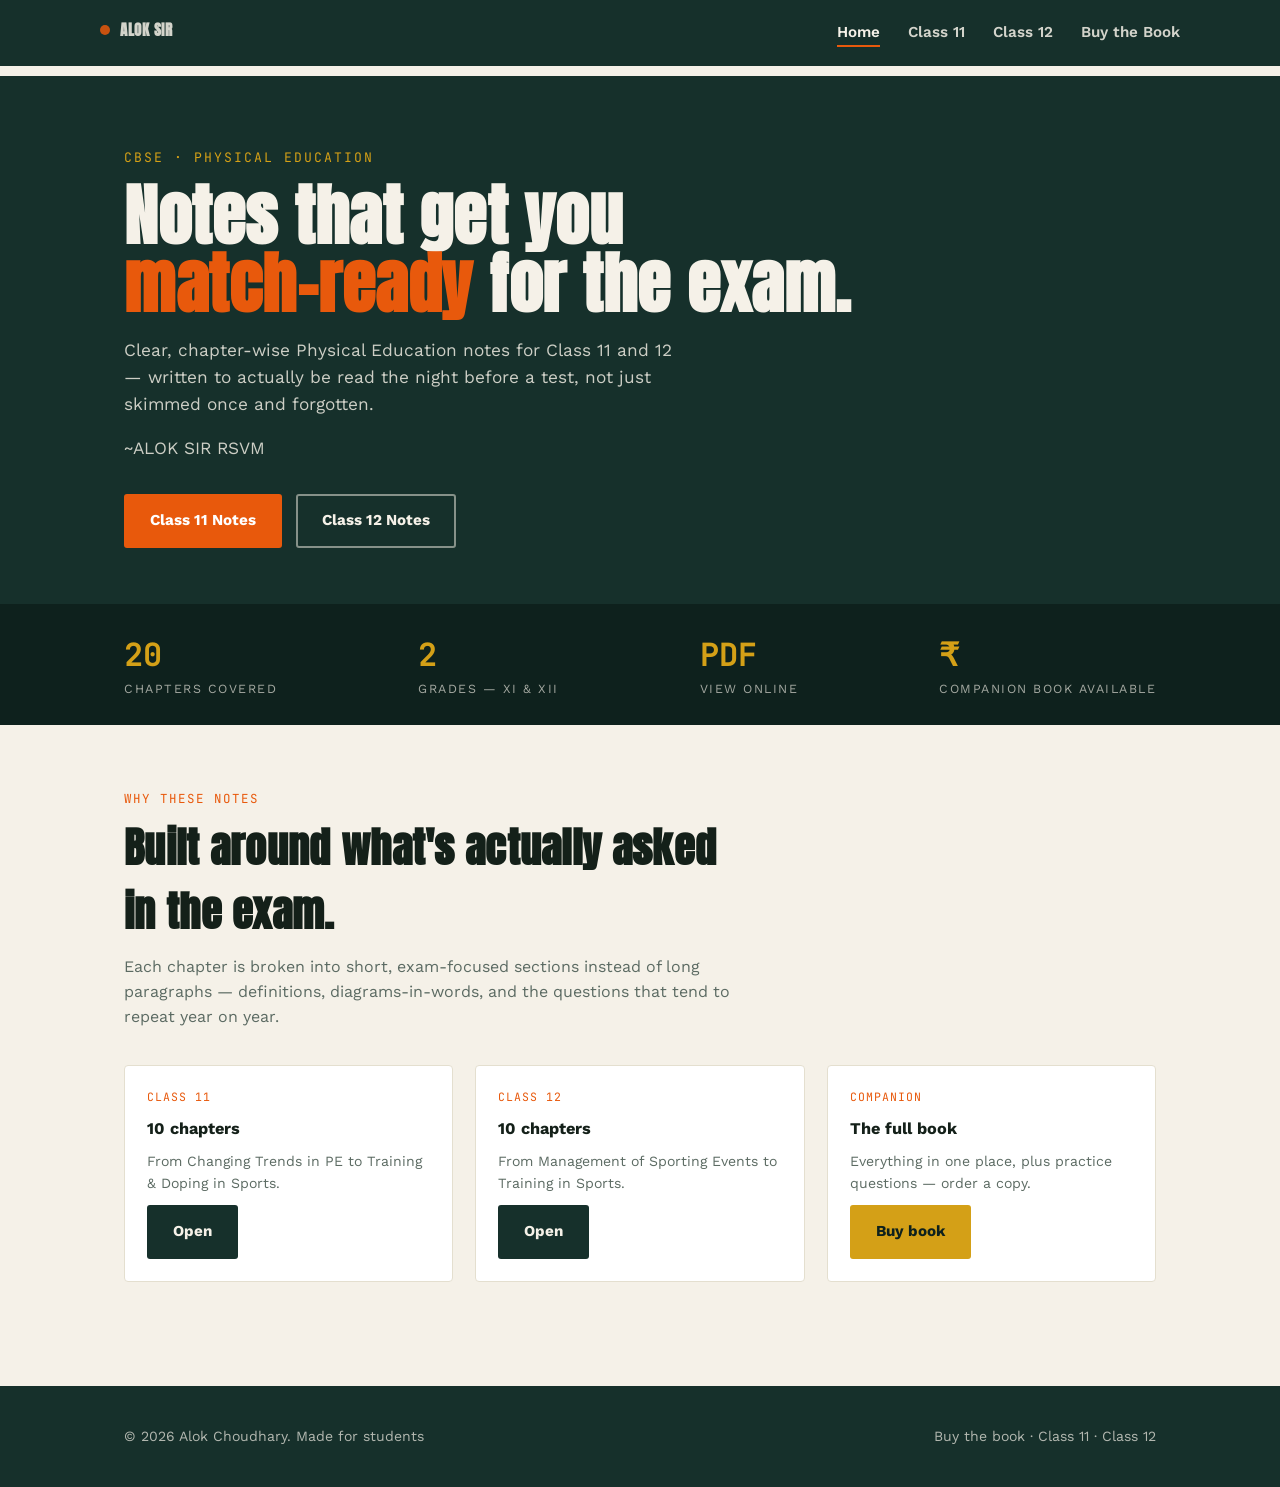
<file: index.html>
<!DOCTYPE html>
<html lang="en">
<head>
<meta charset="UTF-8">
<meta name="viewport" content="width=device-width, initial-scale=1.0">
<title>Alok Sir — Class 11 &amp; 12 Physical Education</title>
<meta name="description" content="Free, chapter-wise Physical Education notes for Class 11 and 12, plus a recommended reading list.">
<link rel="stylesheet" href="style.css">
</head>
<body>

<header class="site">
  <div class="wrap nav">
    <a href="index.html" class="brand"><span class="whistle-dot"></span> ALOK&nbsp;SIR</a>
    <ul>
      <li><a href="index.html" class="active">Home</a></li>
      <li><a href="class-11.html">Class 11</a></li>
      <li><a href="class-12.html">Class 12</a></li>
      <li><a href="buy-book.html">Buy the Book</a></li>
    </ul>
  </div>
</header>
<div class="lanes dark"></div>

<section class="hero">
  <div class="wrap">
    <div class="eyebrow">CBSE · Physical Education</div>
    <h1>Notes that get you<br><span>match-ready</span> for the exam.</h1>
    <p class="lead">Clear, chapter-wise Physical Education notes for Class 11 and 12 — written to actually be read the night before a test, not just skimmed once and forgotten. </p>
    <p class="lead"> ~ALOK SIR RSVM</p>
    <div class="cta-row">
      <a href="class-11.html" class="btn btn-solid">Class 11 Notes</a>
      <a href="class-12.html" class="btn btn-outline">Class 12 Notes</a>
    </div>
  </div>
</section>

<div class="scoreboard">
  <div class="wrap">
    <div class="stat"><div class="num">20</div><div class="label">Chapters covered</div></div>
    <div class="stat"><div class="num">2</div><div class="label">Grades — XI &amp; XII</div></div>
    <div class="stat"><div class="num">PDF</div><div class="label">View Online</div></div>
    <div class="stat"><div class="num">₹</div><div class="label">Companion book available</div></div>
  </div>
</div>

<section class="block">
  <div class="wrap">
    <div class="section-head">
      <div class="eyebrow">Why these notes</div>
      <h2>Built around what's actually asked in the exam.</h2>
      <p>Each chapter is broken into short, exam-focused sections instead of long paragraphs — definitions, diagrams-in-words, and the questions that tend to repeat year on year.</p>
    </div>

    <div class="grid">
      <div class="card">
        <div class="cat">Class 11</div>
        <h4>10 chapters</h4>
        <p class="author">From Changing Trends in PE to Training &amp; Doping in Sports.</p>
        <a href="class-11.html" class="btn btn-dark">Open</a>
      </div>
      <div class="card">
        <div class="cat">Class 12</div>
        <h4>10 chapters</h4>
        <p class="author">From Management of Sporting Events to Training in Sports.</p>
        <a href="class-12.html" class="btn btn-dark">Open</a>
      </div>
      <div class="card">
        <div class="cat">Companion</div>
        <h4>The full book</h4>
        <p class="author">Everything in one place, plus practice questions — order a copy.</p>
        <a href="buy-book.html" class="btn btn-gold">Buy book</a>
      </div>
    </div>
  </div>
</section>

<footer class="site">
  <div class="wrap">
    <div>© <span id="year"></span> Alok Choudhary. Made for students</div>
    <div><a href="buy-book.html">Buy the book</a> · <a href="class-11.html">Class 11</a> · <a href="class-12.html">Class 12</a></div>
  </div>
</footer>

<script>document.getElementById('year').textContent = new Date().getFullYear();</script>
</body>
</html>
</file>
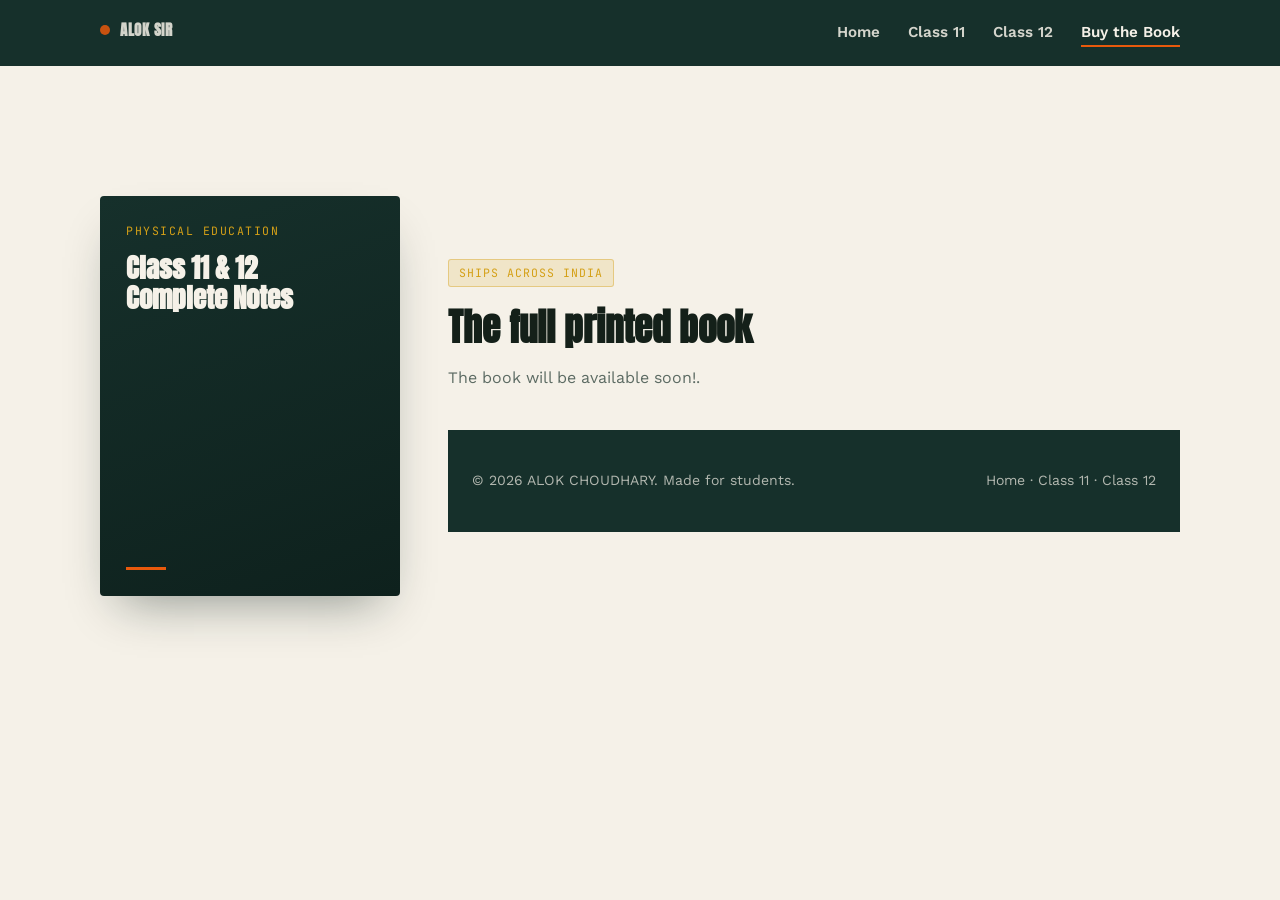
<file: buy-book.html>
<!DOCTYPE html>
<html lang="en">
<head>
<meta charset="UTF-8">
<meta name="viewport" content="width=device-width, initial-scale=1.0">
<title>Buy the Book — Alok Sir</title>
<meta name="description" content="Order the Physical Education notes book, plus recommended reads.">
<link rel="stylesheet" href="style.css">
</head>
<body>

<header class="site">
  <div class="wrap nav">
    <a href="index.html" class="brand"><span class="whistle-dot"></span> ALOK&nbsp;SIR</a>
    <ul>
      <li><a href="index.html">Home</a></li>
      <li><a href="class-11.html">Class 11</a></li>
      <li><a href="class-12.html">Class 12</a></li>
      <li><a href="buy-book.html" class="active">Buy the Book</a></li>
    </ul>
  </div>
</header>
<div class="lanes dark"></div>

<section class="block">
  <div class="wrap book-hero">
    <div class="book-cover">
      <div>
        <div class="tag">Physical Education</div>
        <h3>Class 11 &amp; 12<br>Complete Notes</h3>
      </div>
      <div class="line"></div>
    </div>

    <div>
      <div class="badge">Ships across India</div>
      <h2 style="font-family:var(--display); font-size:clamp(1.6rem,4vw,2.3rem); margin-bottom:10px;">The full printed book</h2>
      <p style="color:var(--muted); max-width:480px;">The book will be available soon!.</p>




      
      <!-- <div style="margin-top:18px;">
        <span class="price-tag"><span class="was">₹_X</span>₹_X</span>
      </div>

      <div class="cta-row" style="margin-top:22px; display:flex; gap:14px; flex-wrap:wrap;">
       <a href="https://wa.me/91XXXXXXXXXX?text=Hi!%20I'd%20like%20to%20order%20the%20PE%20Notes%20book."class="btn btn-solid" target="_blank" rel="noopener">Order on WhatsApp</a>
        <a href="#order-details" class="btn btn-dark">How ordering works</a>
      </div>

      <div class="order-panel" id="order-details">
        <h4>We will be live very shortly!</h4>
        <ol>
          <li>Tap "Order on WhatsApp" and send your name, address, and pin code.</li>
          <li>You'll get a UPI payment link or QR code to pay ₹349 (+ shipping if applicable).</li>
          <li>Once payment is confirmed, the book ships within 3–5 working days.</li>
          
        </ol>
      </div>
    </div>
  </div>
</section>

<div class="lanes"></div>

<section class="block">
  <div class="wrap">
    <div class="section-head">
      <div class="eyebrow">Recommended reads</div>
      <h2>Other books worth having on your shelf</h2>
      <p>Handpicked reference books for Class 11–12 Physical Education. Bought through Amazon.</p>
    </div>

    <div class="grid">
      <div class="card">
        <div class="cat">Reference</div>
        <h4>CBSE Physical Education — Class 11</h4>
        <p class="author">Full syllabus reference guide</p>
        <a href="#" class="btn btn-dark" target="_blank" rel="noopener sponsored">Buy on Amazon</a>
      </div>
      <div class="card">
        <div class="cat">Reference</div>
        <h4>CBSE Physical Education — Class 12</h4>
        <p class="author">Full syllabus reference guide</p>
        <a href="#" class="btn btn-dark" target="_blank" rel="noopener sponsored">Buy on Amazon</a>
      </div>
      <div class="card">
        <div class="cat">Practice</div>
        <h4>PE Sample Papers &amp; Practicals</h4>
        <p class="author">Previous years' question banks</p>
        <a href="#" class="btn btn-dark" target="_blank" rel="noopener sponsored">Buy on Amazon</a>
      </div>
    </div>

    <div class="disclosure">
      Coming Soon!
    </div>
  </div>
</section> -->
<footer class="site">
  <div class="wrap">
    <div>© <span id="year"></span> ALOK CHOUDHARY. Made for students.</div>
    <div><a href="index.html">Home</a> · <a href="class-11.html">Class 11</a> · <a href="class-12.html">Class 12</a></div>
  </div>
</footer>

<script>document.getElementById('year').textContent = new Date().getFullYear();</script>
</body>
</html>
</file>
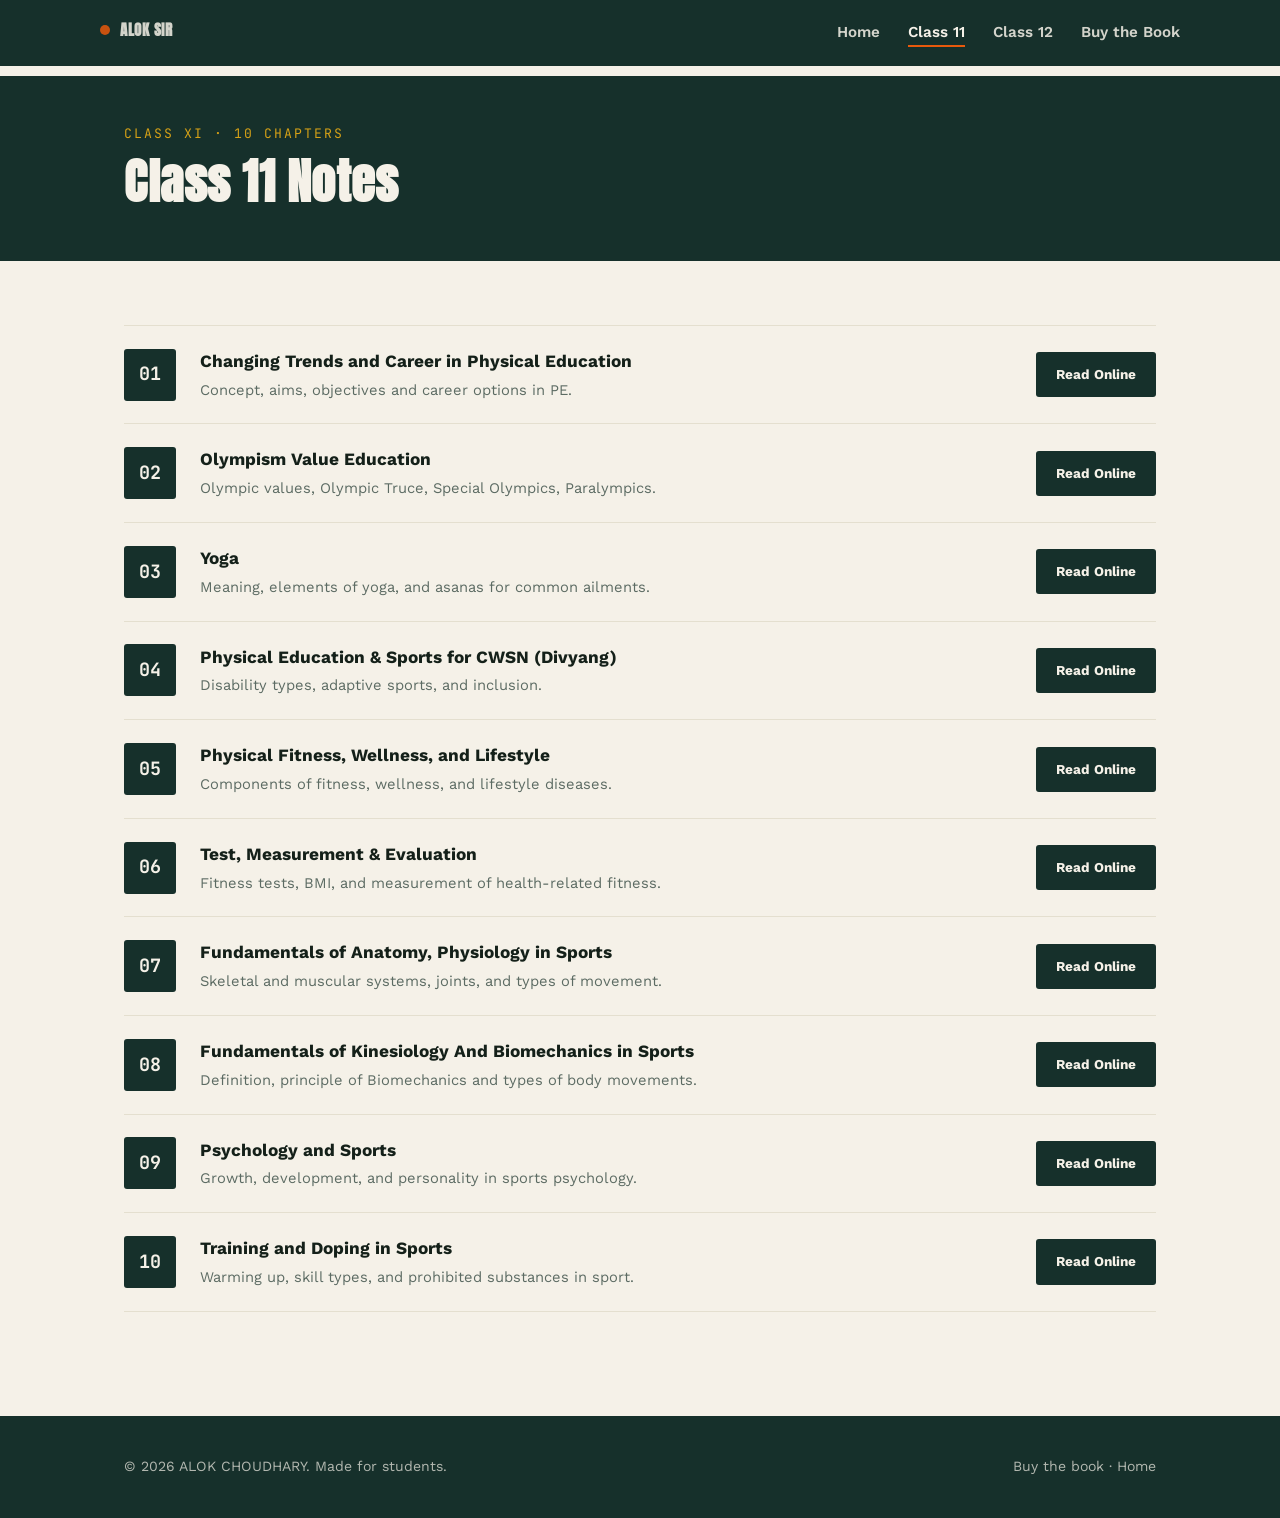
<file: class-11.html>
<!DOCTYPE html>
<html lang="en">
<head>
<meta charset="UTF-8">
<meta name="viewport" content="width=device-width, initial-scale=1.0">
<title>Class 11 Physical Education Notes</title>
<meta name="description" content="Chapter-wise Class 11 Physical Education notes, free to download as PDF.">
<link rel="stylesheet" href="style.css">
</head>
<body>

<header class="site">
  <div class="wrap nav">
    <a href="index.html" class="brand"><span class="whistle-dot"></span> ALOK&nbsp;SIR</a>
    <ul>
      <li><a href="index.html">Home</a></li>
      <li><a href="class-11.html" class="active">Class 11</a></li>
      <li><a href="class-12.html">Class 12</a></li>
      <li><a href="buy-book.html">Buy the Book</a></li>
    </ul>
  </div>
</header>
<div class="lanes dark"></div>

<section class="hero" style="padding:48px 0 36px;">
  <div class="wrap">
    <div class="eyebrow">Class XI · 10 Chapters</div>
    <h1 style="font-size:clamp(2rem,5vw,3rem);">Class 11 Notes</h1>
    <p class="lead"></p>
  </div>
</section>

<section class="block">
  <div class="wrap">
    <div class="chapter-list">

      <div class="chapter-row">
        <div class="chapter-num">01</div>
        <div class="chapter-body">
          <h3>Changing Trends and Career in Physical Education</h3>
          <p>Concept, aims, objectives and career options in PE.</p>
        </div>
        <a href="reader.html?id=1G0D0q1baDooXJ6JWar05r3j9VMHzpIvF&title=Changing%20Trends%20and%20Career%20in%20Physical%20Education" class="btn btn-dark">Read Online</a>
      </div>

      <div class="chapter-row">
        <div class="chapter-num">02</div>
        <div class="chapter-body">
          <h3>Olympism Value Education</h3>
          <p>Olympic values, Olympic Truce, Special Olympics, Paralympics.</p>
        </div>
        <a href="reader.html?id=1jnuRfvN8kgyVNLCCn8GO_jIOeuvdr0rQ&title=Olympism%20Value%20Education" class="btn btn-dark">Read Online</a>
      </div>

      <div class="chapter-row">
        <div class="chapter-num">03</div>
        <div class="chapter-body">
          <h3>Yoga</h3>
          <p>Meaning, elements of yoga, and asanas for common ailments.</p>
        </div>
        <a href="reader.html?id=12GxMDI4JR2fqO1axfsR85CCvMp9aJV8S&title=Yoga" class="btn btn-dark">Read Online</a>
      </div>

      <div class="chapter-row">
        <div class="chapter-num">04</div>
        <div class="chapter-body">
          <h3>Physical Education &amp; Sports for CWSN (Divyang)</h3>
          <p>Disability types, adaptive sports, and inclusion.</p>
        </div>
        <a href="reader.html?id=PASTE_DRIVE_ID_HERE&title=Physical%20Education%20and%20Sports%20for%20CWSN%20(Divyang)" class="btn btn-dark">Read Online</a>
      </div>

      <div class="chapter-row">
        <div class="chapter-num">05</div>
        <div class="chapter-body">
          <h3>Physical Fitness, Wellness, and Lifestyle</h3>
          <p>Components of fitness, wellness, and lifestyle diseases.</p>
        </div>
        <a href="reader.html?id=1fsB0IYw24ZvQLQnxzg4kE_DF4I5ncXSC&title=Physical%20Fitness,%20Wellness,%20and%20Lifestyle" class="btn btn-dark">Read Online</a>
      </div>

      <div class="chapter-row">
        <div class="chapter-num">06</div>
        <div class="chapter-body">
          <h3>Test, Measurement & Evaluation</h3>
          <p>Fitness tests, BMI, and measurement of health-related fitness.</p>
        </div>
        <a href="reader.html?id=1xAl77xtv0g_1i3WexfineqUw2UY-1k6R&title=Test,%20Measurement%20and%20Evaluation" class="btn btn-dark">Read Online</a>
      </div>

      <div class="chapter-row">
        <div class="chapter-num">07</div>
        <div class="chapter-body">
          <h3>Fundamentals of Anatomy, Physiology in Sports
</h3>
          <p>Skeletal and muscular systems, joints, and types of movement.</p>
        </div>
        <a href="reader.html?id=1d4FLhyhL0faJ70q7ZNl06bROwS4VQpgg&title=Fundamentals%20of%20Anatomy,%20Physiology%20in%20Sports" class="btn btn-dark">Read Online</a>
      </div>

      <div class="chapter-row">
        <div class="chapter-num">08</div>
        <div class="chapter-body">
          <h3>Fundamentals of Kinesiology And Biomechanics in Sports
</h3>
          <p>Definition, principle of Biomechanics and types of body movements.</p>
        </div>
        <a href="reader.html?id=PASTE_DRIVE_ID_HERE&title=Fundamentals%20of%20Kinesiology%20And%20Biomechanics%20in%20Sports" class="btn btn-dark">Read Online</a>
      </div>

      <div class="chapter-row">
        <div class="chapter-num">09</div>
        <div class="chapter-body">
          <h3>Psychology and Sports</h3>
          <p>Growth, development, and personality in sports psychology.</p>
        </div>
        <a href="reader.html?id=PASTE_DRIVE_ID_HERE&title=Psychology%20and%20Sports" class="btn btn-dark">Read Online</a>
      </div>

      <div class="chapter-row">
        <div class="chapter-num">10</div>
        <div class="chapter-body">
          <h3>Training and Doping in Sports</h3>
          <p>Warming up, skill types, and prohibited substances in sport.</p>
        </div>
        <a href="reader.html?id=PASTE_DRIVE_ID_HERE&title=Training%20and%20Doping%20in%20Sports" class="btn btn-dark">Read Online</a>
      </div>

    </div>
  </div>
</section>

<footer class="site">
  <div class="wrap">
    <div>© <span id="year"></span> ALOK CHOUDHARY. Made for students.</div>
    <div><a href="buy-book.html">Buy the book</a> · <a href="index.html">Home</a></div>
  </div>
</footer>

<script>document.getElementById('year').textContent = new Date().getFullYear();</script>
</body>
</html>
</file>
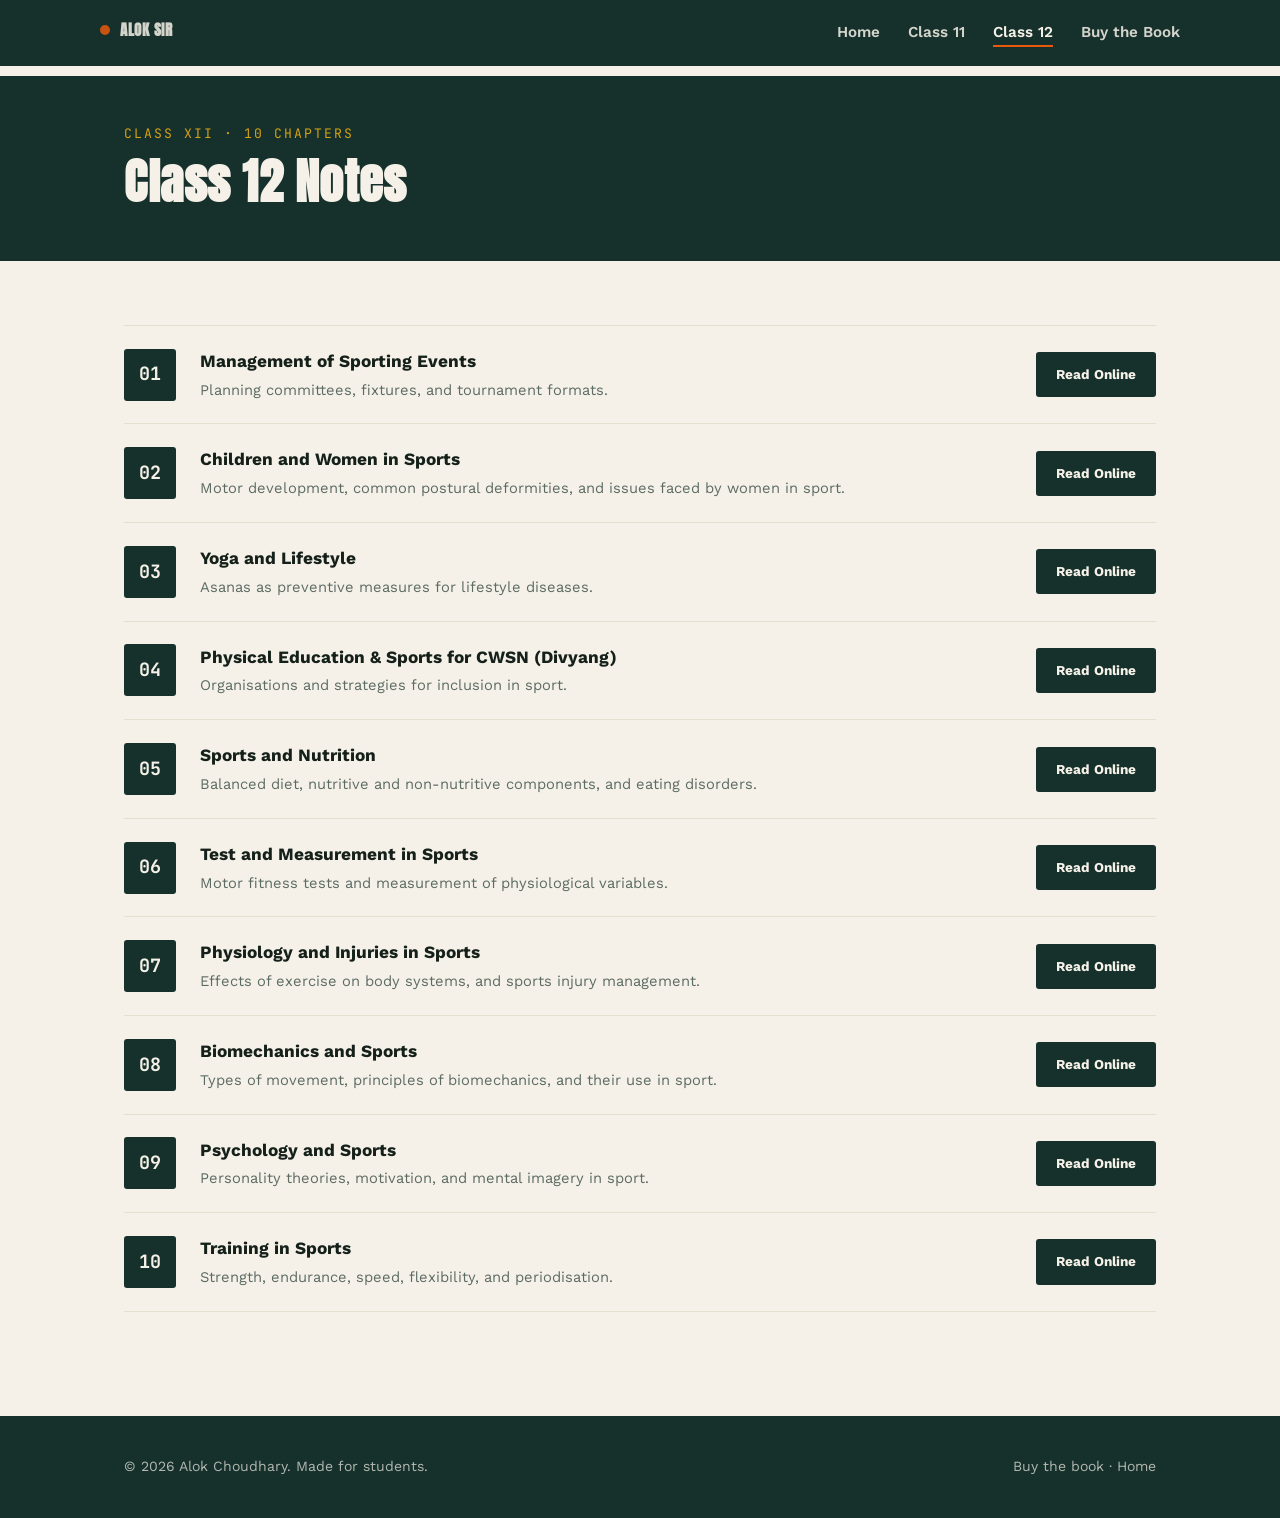
<file: class-12.html>
<!DOCTYPE html>
<html lang="en">
<head>
<meta charset="UTF-8">
<meta name="viewport" content="width=device-width, initial-scale=1.0">
<title>Class 12 Physical Education Notes</title>
<meta name="description" content="Chapter-wise Class 12 Physical Education notes, free to download as PDF.">
<link rel="stylesheet" href="style.css">
</head>
<body>

<header class="site">
  <div class="wrap nav">
    <a href="index.html" class="brand"><span class="whistle-dot"></span> ALOK&nbsp;SIR</a>
    <ul>
      <li><a href="index.html">Home</a></li>
      <li><a href="class-11.html">Class 11</a></li>
      <li><a href="class-12.html" class="active">Class 12</a></li>
      <li><a href="buy-book.html">Buy the Book</a></li>
    </ul>
  </div>
</header>
<div class="lanes dark"></div>

<section class="hero" style="padding:48px 0 36px;">
  <div class="wrap">
    <div class="eyebrow">Class XII · 10 Chapters</div>
    <h1 style="font-size:clamp(2rem,5vw,3rem);">Class 12 Notes</h1>
    <p class="lead"></p>
  </div>
</section>

<section class="block">
  <div class="wrap">
    <div class="chapter-list">

      <div class="chapter-row">
        <div class="chapter-num">01</div>
        <div class="chapter-body">
          <h3>Management of Sporting Events</h3>
          <p>Planning committees, fixtures, and tournament formats.</p>
        </div>
        <a href="reader.html?id=1K7M7rgcUX20F6wqvuQj_AGv8coSvYfVT&title=Management%20of%20Sporting%20Events" class="btn btn-dark">Read Online</a>
      </div>

      <div class="chapter-row">
        <div class="chapter-num">02</div>
        <div class="chapter-body">
          <h3>Children and Women in Sports</h3>
          <p>Motor development, common postural deformities, and issues faced by women in sport.</p>
        </div>
        <a href="reader.html?id=1KJjh0B3SQvHpAyf8XnGOi8LAa6NxXFTU&title=Children%20and%20Women%20in%20Sports" class="btn btn-dark">Read Online</a>
      </div>

      <div class="chapter-row">
        <div class="chapter-num">03</div>
        <div class="chapter-body">
          <h3>Yoga and Lifestyle</h3>
          <p>Asanas as preventive measures for lifestyle diseases.</p>
        </div>
        <a href="reader.html?id=1YNHhn4-yNsgC1M3-7ZbMwSfkEwCJXl1M&title=Yoga%20and%20Lifestyle" class="btn btn-dark">Read Online</a>
      </div>

      <div class="chapter-row">
        <div class="chapter-num">04</div>
        <div class="chapter-body">
          <h3>Physical Education &amp; Sports for CWSN (Divyang)</h3>
          <p>Organisations and strategies for inclusion in sport.</p>
        </div>
        <a href="reader.html?id=11d8Oc1HN2rvZwh5BJGMgX6egpLroEyfm&title=Physical%20Education%20and%20Sports%20for%20CWSN%20(Divyang)" class="btn btn-dark">Read Online</a>
      </div>

      <div class="chapter-row">
        <div class="chapter-num">05</div>
        <div class="chapter-body">
          <h3>Sports and Nutrition</h3>
          <p>Balanced diet, nutritive and non-nutritive components, and eating disorders.</p>
        </div>
        <a href="reader.html?id=1X5QdUbIBTxtGsDHH38jFB7wH3M_xXD81&title=Sports%20and%20Nutrition" class="btn btn-dark">Read Online</a>
      </div>

      <div class="chapter-row">
        <div class="chapter-num">06</div>
        <div class="chapter-body">
          <h3>Test and Measurement in Sports</h3>
          <p>Motor fitness tests and measurement of physiological variables.</p>
        </div>
        <a href="reader.html?id=PASTE_DRIVE_ID_HERE&title=Test%20and%20Measurement%20in%20Sports" class="btn btn-dark">Read Online</a>
      </div>

      <div class="chapter-row">
        <div class="chapter-num">07</div>
        <div class="chapter-body">
          <h3>Physiology and Injuries in Sports</h3>
          <p>Effects of exercise on body systems, and sports injury management.</p>
        </div>
        <a href="reader.html?id=1_b7pllUwPu4f0gjsPCbSArJFHi6dxful&title=Physiology%20and%20Injuries%20in%20Sports" class="btn btn-dark">Read Online</a>
      </div>

      <div class="chapter-row">
        <div class="chapter-num">08</div>
        <div class="chapter-body">
          <h3>Biomechanics and Sports</h3>
          <p>Types of movement, principles of biomechanics, and their use in sport.</p>
        </div>
        <a href="reader.html?id=1jW_kuwmJL2mdbjYy5hMJEwQUpL_weGHD&title=Biomechanics%20and%20Sports" class="btn btn-dark">Read Online</a>
      </div>

      <div class="chapter-row">
        <div class="chapter-num">09</div>
        <div class="chapter-body">
          <h3>Psychology and Sports</h3>
          <p>Personality theories, motivation, and mental imagery in sport.</p>
        </div>
        <a href="reader.html?id=PASTE_DRIVE_ID_HERE&title=Psychology%20and%20Sports" class="btn btn-dark">Read Online</a>
      </div>

      <div class="chapter-row">
        <div class="chapter-num">10</div>
        <div class="chapter-body">
          <h3>Training in Sports</h3>
          <p>Strength, endurance, speed, flexibility, and periodisation.</p>
        </div>
        <a href="reader.html?id=1tv-JDarhDRwmTfD8f6cr1AzT_qSAM4Me&title=Training%20in%20Sports" class="btn btn-dark">Read Online</a>
      </div>

    </div>
  </div>
</section>

<footer class="site">
  <div class="wrap">
    <div>© <span id="year"></span> Alok Choudhary. Made for students.</div>
    <div><a href="buy-book.html">Buy the book</a> · <a href="index.html">Home</a></div>
  </div>
</footer>

<script>document.getElementById('year').textContent = new Date().getFullYear();</script>
</body>
</html>
</file>
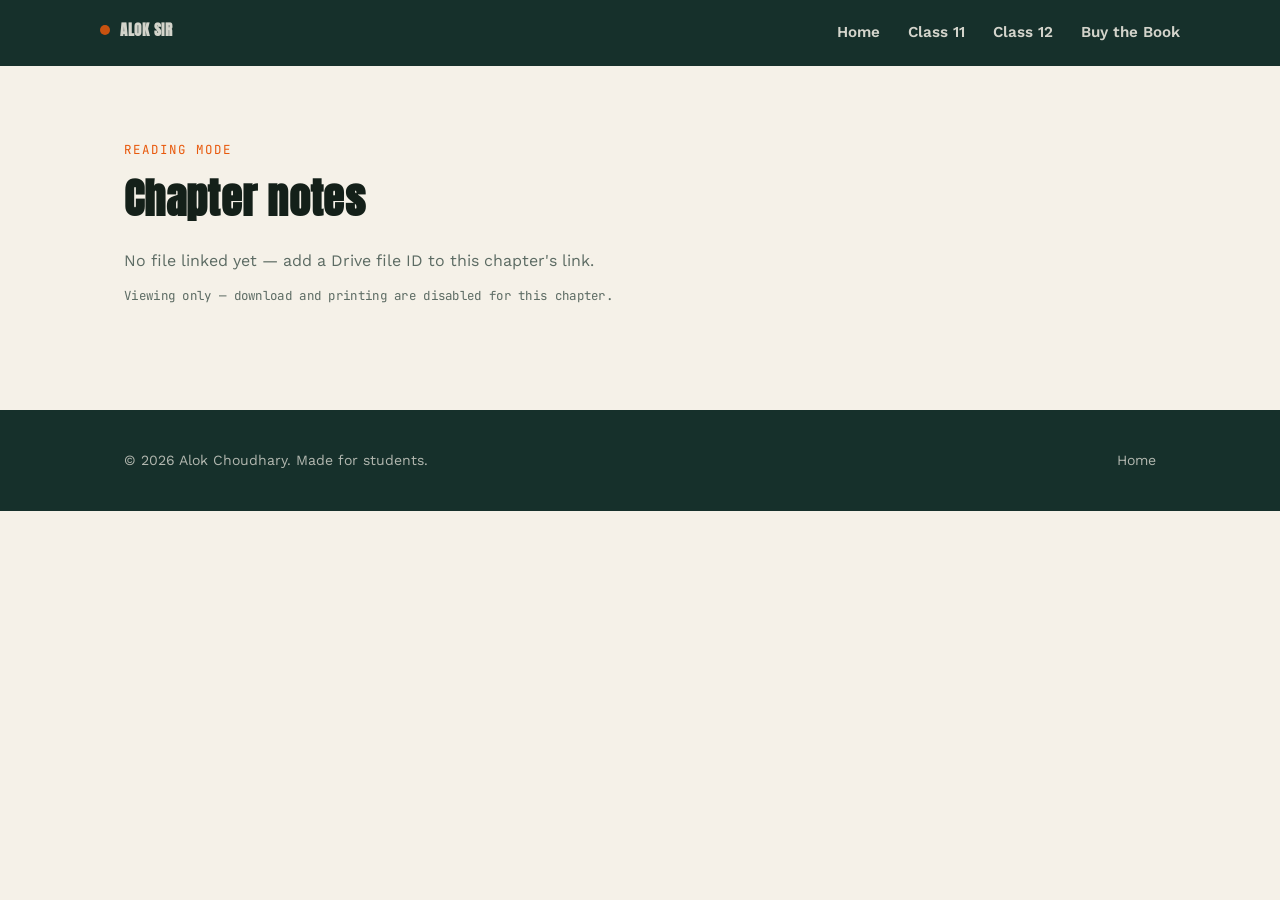
<file: reader.html>
<!DOCTYPE html>
<html lang="en">
<head>
<meta charset="UTF-8">
<meta name="viewport" content="width=device-width, initial-scale=1.0">
<title id="page-title">Read Online — PE Notes</title>
<link rel="stylesheet" href="style.css">
<style>
  .reader-wrap{ padding: 32px 0; }
  .reader-frame{
    width: 100%;
    height: 78vh;
    border: 1px solid var(--chalk-line);
    border-radius: 4px;
    background: var(--white);
  }
  .reader-note{
    font-family: var(--mono);
    font-size: 0.78rem;
    color: var(--muted);
    margin-top: 12px;
    letter-spacing: 0.3px;
  }
</style>
</head>
<body>

<header class="site">
  <div class="wrap nav">
    <a href="index.html" class="brand"><span class="whistle-dot"></span> ALOK&nbsp;SIR</a>
    <ul>
      <li><a href="index.html">Home</a></li>
      <li><a href="class-11.html">Class 11</a></li>
      <li><a href="class-12.html">Class 12</a></li>
      <li><a href="buy-book.html">Buy the Book</a></li>
    </ul>
  </div>
</header>
<div class="lanes dark"></div>

<section class="block reader-wrap">
  <div class="wrap">
    <div class="section-head" style="margin-bottom:18px;">
      <div class="eyebrow">Reading mode</div>
      <h2 id="chapter-title">Chapter</h2>
    </div>

    <iframe id="drive-frame" class="reader-frame" allow="autoplay" title="Chapter notes"></iframe>
    <p class="reader-note">Viewing only — download and printing are disabled for this chapter.</p>
  </div>
</section>

<footer class="site">
  <div class="wrap">
    <div>© <span id="year"></span> Alok Choudhary. Made for students.</div>
    <div><a href="index.html">Home</a></div>
  </div>
</footer>

<script>
  document.getElementById('year').textContent = new Date().getFullYear();

  // Read ?id= and ?title= from the URL, e.g.
  // reader.html?id=1AbCdEfGhIjKlMnOp&title=Chapter%2001%20%E2%80%94%20Changing%20Trends
  const params = new URLSearchParams(window.location.search);
  const fileId = params.get('id');
  const title = params.get('title') || 'Chapter notes';

  document.getElementById('chapter-title').textContent = title;
  document.getElementById('page-title').textContent = title + ' — PE Notes';

  const frame = document.getElementById('drive-frame');
  if (fileId) {
    frame.src = 'https://drive.google.com/file/d/' + fileId + '/preview';
  } else {
    frame.outerHTML = '<p style="color:var(--muted)">No file linked yet — add a Drive file ID to this chapter\'s link.</p>';
  }
</script>
</body>
</html>
</file>
<file: style.css>
/* ===========================================================
   PE NOTES — design system
   Palette: stadium pitch + chalk court lines + whistle orange
   =========================================================== */

@import url('https://fonts.googleapis.com/css2?family=Anton&family=Work+Sans:wght@400;500;600;700&family=JetBrains+Mono:wght@500;700&display=swap');

:root{
  --pitch: #16302B;
  --pitch-deep: #0E211D;
  --chalk: #F5F1E8;
  --chalk-line: #E4DFCF;
  --ink: #142019;
  --whistle: #E8590C;
  --whistle-dark: #C24A05;
  --gold: #D4A017;
  --muted: #5C6B63;
  --white: #FFFFFF;

  --display: 'Anton', sans-serif;
  --body: 'Work Sans', sans-serif;
  --mono: 'JetBrains Mono', monospace;
}

*{ box-sizing: border-box; margin:0; padding:0; }

html{ scroll-behavior: smooth; }

body{
  font-family: var(--body);
  background: var(--chalk);
  color: var(--ink);
  line-height: 1.55;
}

a{ color: inherit; text-decoration: none; }
img{ max-width: 100%; display:block; }

.wrap{
  max-width: 1080px;
  margin: 0 auto;
  padding: 0 24px;
}

/* ---------- lane-stripe divider, the signature motif ---------- */
.lanes{
  height: 10px;
  background: repeating-linear-gradient(
    90deg,
    var(--chalk-line) 0 46px,
    transparent 46px 56px
  );
}
.lanes.dark{
  background: repeating-linear-gradient(
    90deg,
    rgba(245,241,232,0.14) 0 46px,
    transparent 46px 56px
  );
}

/* ---------- header / nav ---------- */
header.site{
  background: var(--pitch);
  color: var(--chalk);
}
.nav{
  display:flex;
  align-items:center;
  justify-content: space-between;
  padding: 18px 0;
}
.brand{
  display:flex;
  align-items:center;
  gap:10px;
  font-family: var(--display);
  letter-spacing: 0.5px;
  font-size: 1.35rem;
}
.brand .whistle-dot{
  width:10px; height:10px; border-radius:50%;
  background: var(--whistle);
  display:inline-block;
}
.nav ul{
  list-style:none;
  display:flex;
  gap: 28px;
}
.nav a{
  font-size: 0.95rem;
  font-weight: 600;
  color: var(--chalk);
  opacity: 0.85;
  border-bottom: 2px solid transparent;
  padding-bottom: 4px;
  transition: opacity .15s, border-color .15s;
}
.nav a:hover, .nav a.active{
  opacity: 1;
  border-color: var(--whistle);
}
.nav-toggle{ display:none; }

/* ---------- hero ---------- */
.hero{
  background: var(--pitch);
  color: var(--chalk);
  padding: 72px 0 56px;
  position: relative;
}
.hero .eyebrow{
  font-family: var(--mono);
  color: var(--gold);
  font-size: 0.82rem;
  letter-spacing: 2px;
  text-transform: uppercase;
  margin-bottom: 14px;
}
.hero h1{
  font-family: var(--display);
  font-size: clamp(2.4rem, 6vw, 4.2rem);
  line-height: 1.02;
  letter-spacing: 0.5px;
  max-width: 780px;
}
.hero h1 span{ color: var(--whistle); }
.hero p.lead{
  margin-top: 18px;
  max-width: 560px;
  font-size: 1.08rem;
  color: rgba(245,241,232,0.82);
}
.hero .cta-row{
  display:flex;
  gap:14px;
  margin-top: 32px;
  flex-wrap: wrap;
}

/* ---------- buttons ---------- */
.btn{
  display:inline-flex;
  align-items:center;
  gap:8px;
  font-weight: 700;
  font-size: 0.95rem;
  padding: 13px 24px;
  border-radius: 3px;
  border: 2px solid transparent;
  cursor:pointer;
  transition: transform .12s, background .15s;
}
.btn:hover{ transform: translateY(-2px); }
.btn-solid{
  background: var(--whistle);
  color: var(--white);
}
.btn-solid:hover{ background: var(--whistle-dark); }
.btn-outline{
  border-color: rgba(245,241,232,0.5);
  color: var(--chalk);
}
.btn-outline:hover{ border-color: var(--chalk); }
.btn-dark{
  background: var(--pitch);
  color: var(--chalk);
}
.btn-dark:hover{ background: var(--pitch-deep); }
.btn-gold{
  background: var(--gold);
  color: var(--pitch-deep);
}

/* ---------- scoreboard stat strip ---------- */
.scoreboard{
  background: var(--pitch-deep);
  color: var(--chalk);
}
.scoreboard .wrap{
  display:flex;
  justify-content: space-between;
  padding: 26px 24px;
  flex-wrap: wrap;
  gap: 20px;
}
.stat{ text-align:left; }
.stat .num{
  font-family: var(--mono);
  font-size: 2rem;
  font-weight: 700;
  color: var(--gold);
}
.stat .label{
  font-size: 0.78rem;
  letter-spacing: 1.5px;
  text-transform: uppercase;
  color: rgba(245,241,232,0.65);
}

/* ---------- section ---------- */
section.block{ padding: 64px 0; }
.section-head{ margin-bottom: 36px; max-width: 620px; }
.section-head .eyebrow{
  font-family: var(--mono);
  font-size: 0.78rem;
  letter-spacing: 2px;
  text-transform: uppercase;
  color: var(--whistle);
  margin-bottom: 8px;
}
.section-head h2{
  font-family: var(--display);
  font-size: clamp(1.8rem, 4vw, 2.6rem);
  letter-spacing: 0.3px;
}
.section-head p{ color: var(--muted); margin-top: 10px; }

/* ---------- chapter / scoreboard list ---------- */
.chapter-list{ border-top: 1px solid var(--chalk-line); }
.chapter-row{
  display:flex;
  align-items:center;
  gap: 24px;
  padding: 22px 0;
  border-bottom: 1px solid var(--chalk-line);
}
.chapter-num{
  font-family: var(--mono);
  font-weight: 700;
  font-size: 1.15rem;
  color: var(--chalk);
  background: var(--pitch);
  min-width: 52px;
  height: 52px;
  border-radius: 3px;
  display:flex;
  align-items:center;
  justify-content:center;
  flex-shrink:0;
}
.chapter-body{ flex: 1; }
.chapter-body h3{
  font-size: 1.08rem;
  font-weight: 700;
}
.chapter-body p{
  color: var(--muted);
  font-size: 0.92rem;
  margin-top: 4px;
}
.chapter-row .btn{
  padding: 10px 18px;
  font-size: 0.85rem;
  flex-shrink:0;
}

/* ---------- product / book hero ---------- */
.book-hero{
  display:grid;
  grid-template-columns: 300px 1fr;
  gap: 48px;
  align-items:center;
  padding: 56px 0;
}
.book-cover{
  aspect-ratio: 3/4;
  background: linear-gradient(160deg, var(--pitch) 0%, var(--pitch-deep) 100%);
  border-radius: 4px;
  display:flex;
  flex-direction:column;
  justify-content:space-between;
  padding: 26px;
  color: var(--chalk);
  box-shadow: 0 24px 48px -20px rgba(14,33,29,0.45);
}
.book-cover .tag{
  font-family: var(--mono);
  font-size: 0.72rem;
  letter-spacing: 1.5px;
  color: var(--gold);
  text-transform: uppercase;
}
.book-cover h3{
  font-family: var(--display);
  font-size: 1.7rem;
  line-height: 1.1;
  margin-top: 14px;
}
.book-cover .line{
  height: 3px;
  width: 40px;
  background: var(--whistle);
  margin-top: 18px;
}
.price-tag{
  font-family: var(--mono);
  font-weight:700;
  font-size: 1.4rem;
  color: var(--pitch);
}
.price-tag .was{
  font-size: 0.95rem;
  color: var(--muted);
  text-decoration: line-through;
  margin-right: 8px;
  font-weight:500;
}
.badge{
  display:inline-block;
  font-family: var(--mono);
  font-size: 0.72rem;
  letter-spacing: 1px;
  text-transform: uppercase;
  background: rgba(212,160,23,0.15);
  color: var(--gold);
  border: 1px solid rgba(212,160,23,0.4);
  padding: 4px 10px;
  border-radius: 3px;
  margin-bottom: 12px;
}

/* ---------- recommended grid ---------- */
.grid{
  display:grid;
  grid-template-columns: repeat(auto-fit, minmax(220px, 1fr));
  gap: 22px;
}
.card{
  background: var(--white);
  border: 1px solid var(--chalk-line);
  border-radius: 4px;
  padding: 22px;
  display:flex;
  flex-direction:column;
  gap: 10px;
}
.card .cat{
  font-family: var(--mono);
  font-size: 0.72rem;
  color: var(--whistle);
  letter-spacing: 1px;
  text-transform: uppercase;
}
.card h4{ font-size: 1.02rem; }
.card p.author{ color: var(--muted); font-size: 0.88rem; }
.card .btn{ margin-top: auto; align-self:flex-start; }

.disclosure{
  font-size: 0.82rem;
  color: var(--muted);
  margin-top: 28px;
  padding: 16px 18px;
  background: var(--white);
  border-left: 3px solid var(--gold);
  border-radius: 2px;
}

/* ---------- order panel ---------- */
.order-panel{
  background: var(--white);
  border: 1px solid var(--chalk-line);
  border-radius: 4px;
  padding: 24px;
  margin-top: 22px;
}
.order-panel h4{ margin-bottom: 10px; font-size: 1.02rem; }
.order-panel ol{ padding-left: 20px; color: var(--muted); font-size: 0.92rem; }
.order-panel li{ margin-bottom: 6px; }

/* ---------- footer ---------- */
footer.site{
  background: var(--pitch);
  color: rgba(245,241,232,0.7);
  padding: 40px 0;
  margin-top: 40px;
}
footer.site .wrap{
  display:flex;
  justify-content: space-between;
  flex-wrap: wrap;
  gap: 16px;
  font-size: 0.88rem;
}
footer.site a:hover{ color: var(--chalk); }

/* ---------- responsive ---------- */
@media (max-width: 720px){
  .nav ul{ display:none; }
  .book-hero{ grid-template-columns: 1fr; }
  .book-cover{ max-width: 260px; margin: 0 auto; }
  .scoreboard .wrap{ justify-content: flex-start; gap: 32px; }
  .chapter-row{ flex-wrap: wrap; }
  .chapter-row .btn{ margin-left: 76px; }
}

/* reduced motion */
@media (prefers-reduced-motion: reduce){
  html{ scroll-behavior: auto; }
  .btn{ transition: none; }
}

/* focus visibility */
a:focus-visible, button:focus-visible{
  outline: 2px solid var(--whistle);
  outline-offset: 2px;
}
</file>
